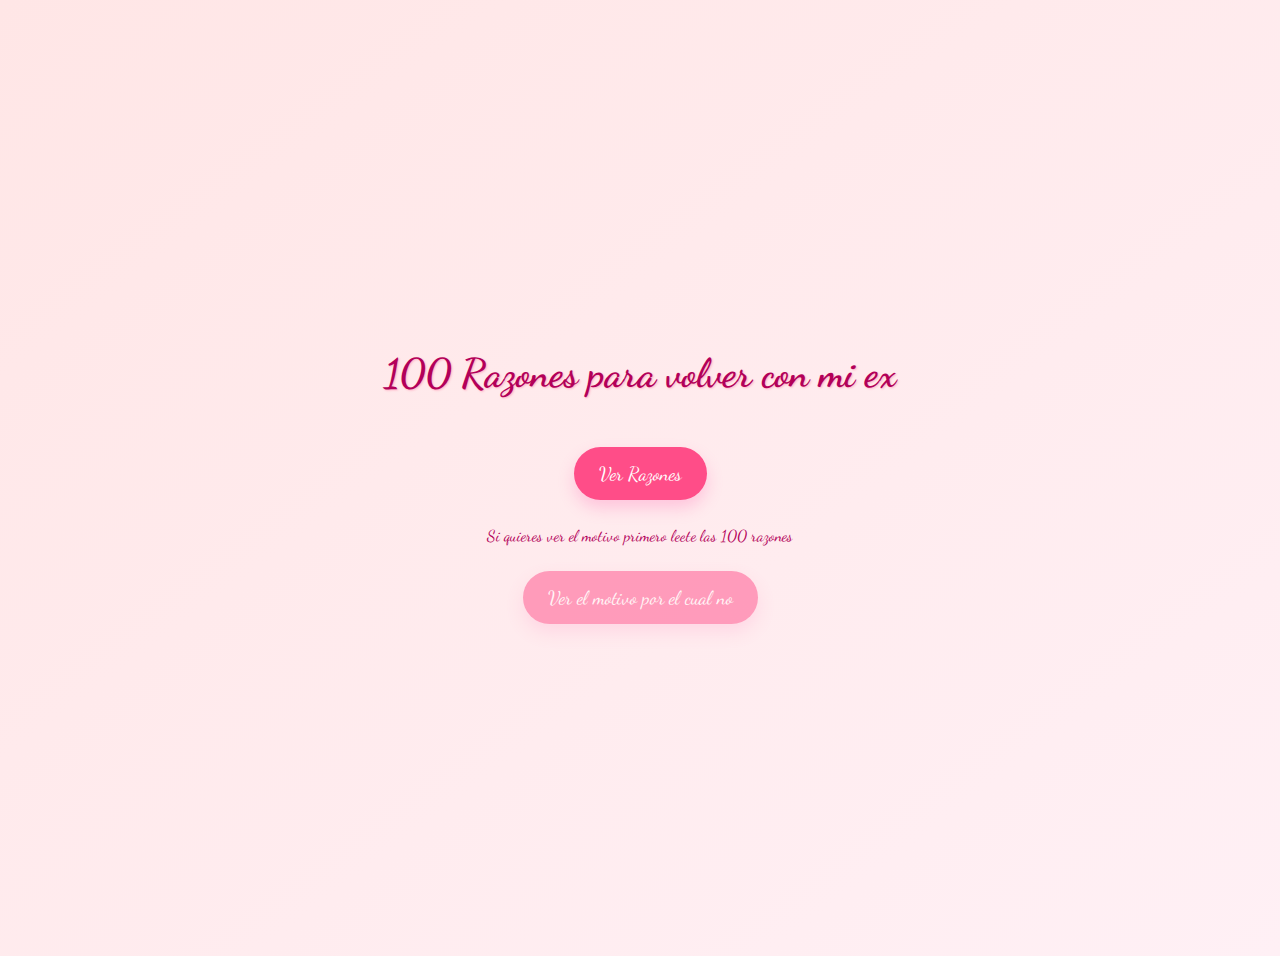
<file: index.html>
<!DOCTYPE html>
<html lang="en">
<head>
  <meta charset="UTF-8" />
  <meta name="viewport" content="width=device-width, initial-scale=1.0"/>
  <title>100 Razones</title>
  <link rel="icon" href="./img/icono.png" type="image/x-icon">
  <link rel="stylesheet" href="./css/index.css"/>
</head>
<body>
  <div>
    <h1>100 Razones para volver con mi ex</h1>
  </div>

  <a id="btn-razones" class="boton" href="./razones.html">Ver Razones</a>
  <p>Si quieres ver el motivo primero leete las 100 razones</p>
  <a id="btn-no" class="boton disabled" href="./norazon.html">Ver el motivo por el cual no</a>

  <script>
    const btnRazones = document.getElementById('btn-razones');
    const btnNo = document.getElementById('btn-no');

    if (localStorage.getItem('visitedRazones')) {
      btnNo.classList.remove('disabled');
    }

    btnRazones.addEventListener('click', () => {
      localStorage.setItem('visitedRazones', 'true');
      btnNo.classList.remove('disabled');
    });

    btnNo.addEventListener('click', (e) => {
      if (btnNo.classList.contains('disabled')) {
        e.preventDefault();
      }
    });
  </script>
</body>
</html>
</file>
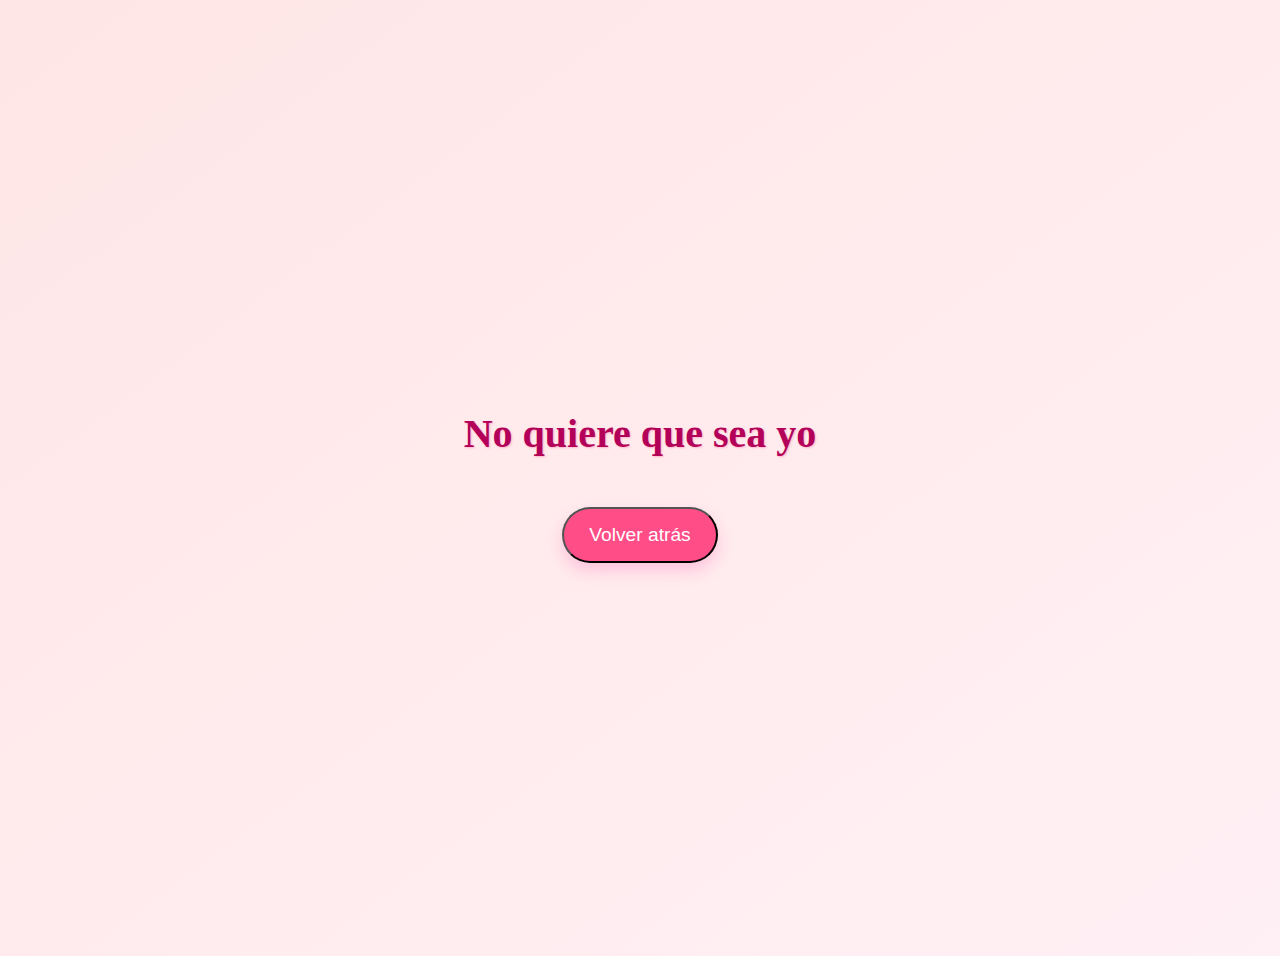
<file: norazon.html>
<!DOCTYPE html>
<html lang="en">
<head>
  <meta charset="UTF-8" />
  <meta name="viewport" content="width=device-width, initial-scale=1.0"/>
  <title>100 Razones</title>
  <link rel="icon" href="./img/icono.png" type="image/x-icon">
  <link rel="stylesheet" href="./css/norazon.css"/>
</head>
<body>
<div>
    <h1>No quiere que sea yo</h1>
</div>
<a href="./index.html"><button class="boton">Volver atrás</button></a>
</body>
</html>
</file>
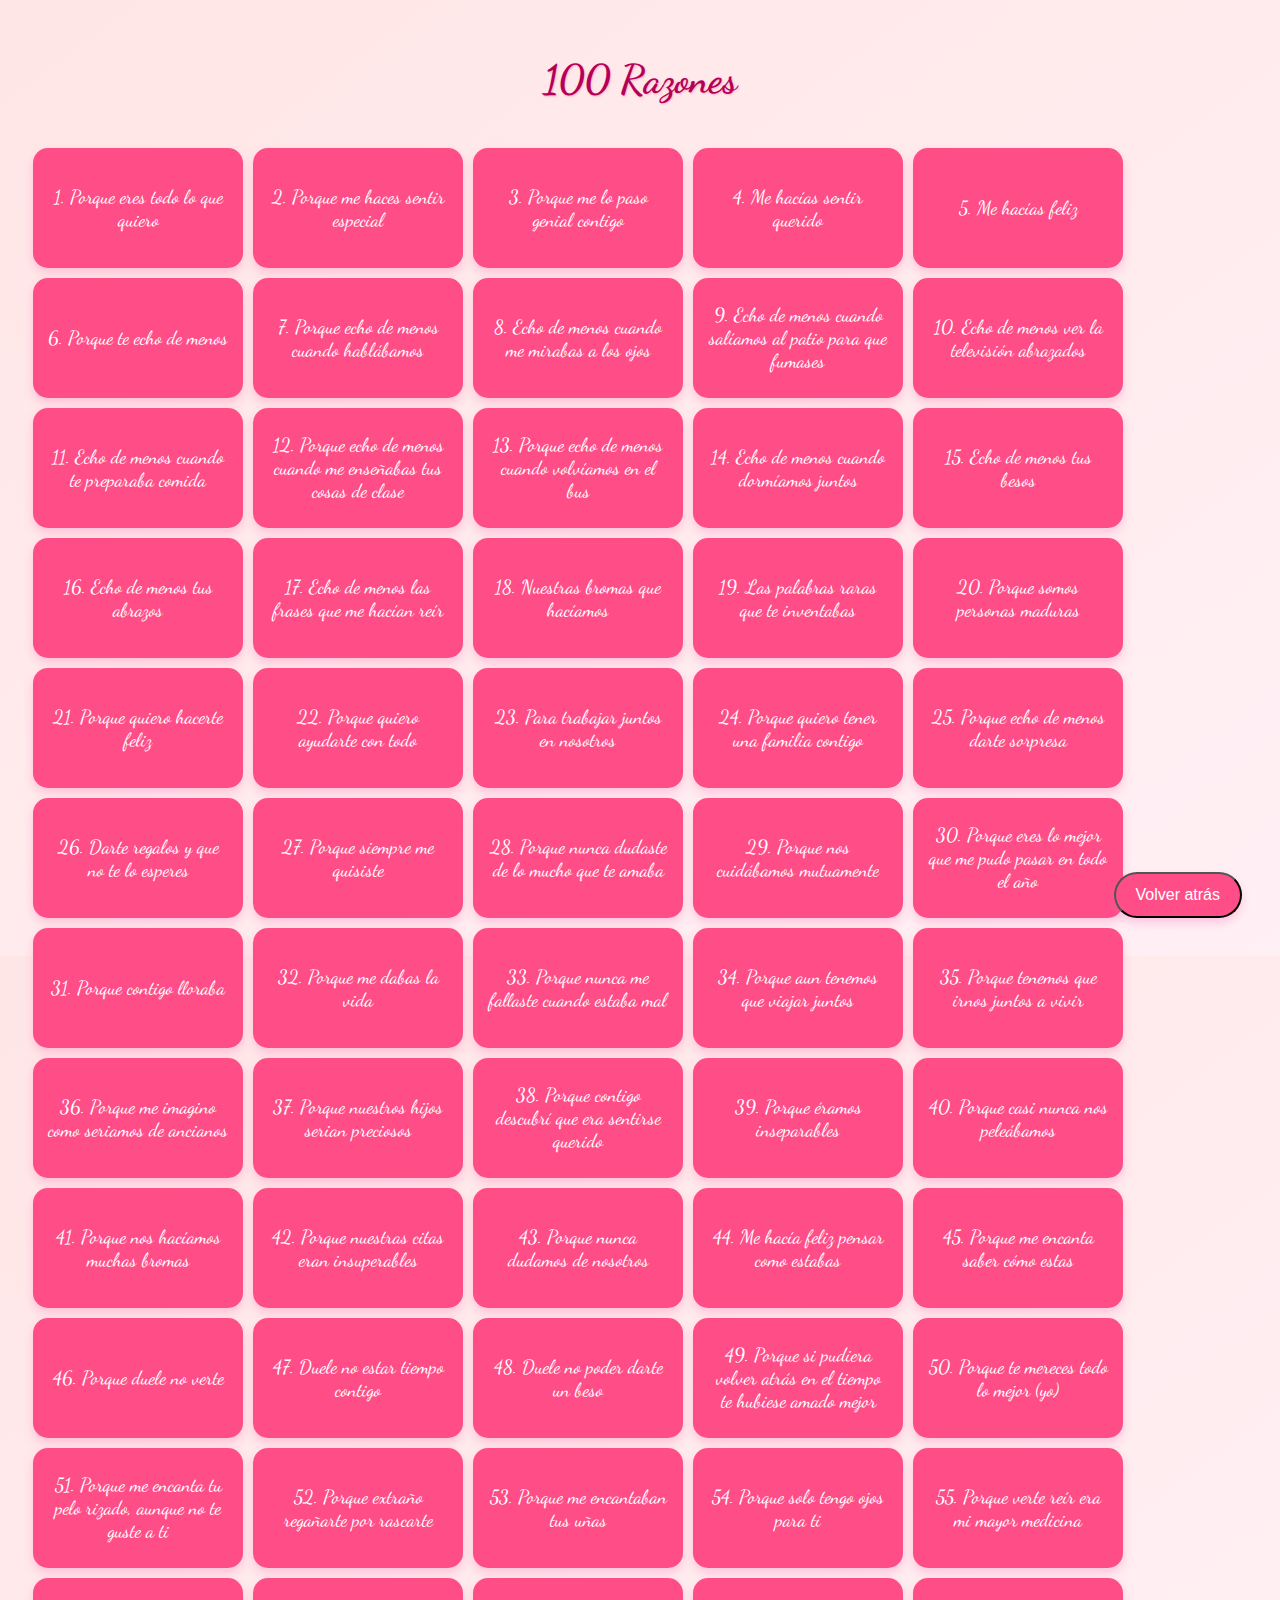
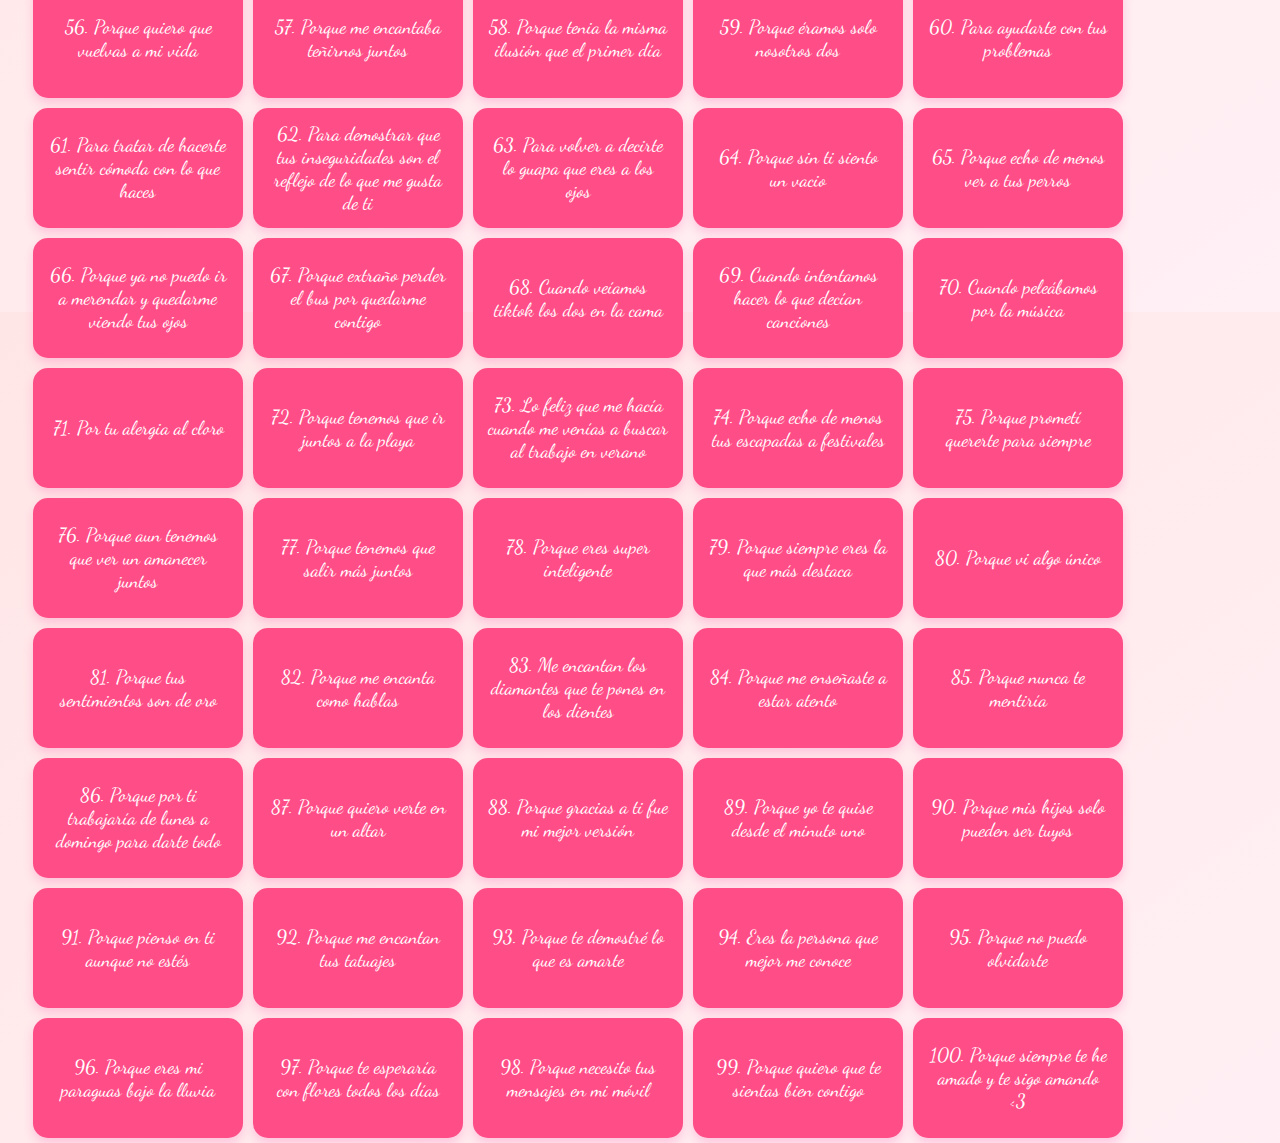
<file: razones.html>
<!DOCTYPE html>
<html lang="en">
<head>
  <meta charset="UTF-8" />
  <meta name="viewport" content="width=device-width, initial-scale=1.0"/>
  <title>100 Razones</title>
  <link rel="icon" href="./img/icono.png" type="image/x-icon">
  <link href="https://fonts.googleapis.com/css2?family=Dancing+Script:wght@600&display=swap" rel="stylesheet">
  <link rel="stylesheet" href="./css/razones.css"/>
</head>
<body>
  <div>
    <h1>100 Razones</h1>

    <div class="razones-container">
      <!-- Razones generadas automáticamente -->
      <div class="razon"><div class="mensaje">1. Porque eres todo lo que quiero</div></div>
      <div class="razon"><div class="mensaje">2. Porque me haces sentir especial</div></div>
      <div class="razon"><div class="mensaje">3. Porque me lo paso genial contigo</div></div>
      <div class="razon"><div class="mensaje">4. Me hacías sentir querido</div></div>
      <div class="razon"><div class="mensaje">5. Me hacías feliz</div></div>
      <div class="razon"><div class="mensaje">6. Porque te echo de menos</div></div>
      <div class="razon"><div class="mensaje">7. Porque echo de menos cuando hablábamos</div></div>
      <div class="razon"><div class="mensaje">8. Echo de menos cuando me mirabas a los ojos</div></div>
      <div class="razon"><div class="mensaje">9. Echo de menos cuando salíamos al patio para que fumases</div></div>
      <div class="razon"><div class="mensaje">10. Echo de menos ver la televisión abrazados</div></div>
      <div class="razon"><div class="mensaje">11. Echo de menos cuando te preparaba comida</div></div>
      <div class="razon"><div class="mensaje">12. Porque echo de menos cuando me enseñabas tus cosas de clase</div></div>
      <div class="razon"><div class="mensaje">13. Porque echo de menos cuando volvíamos en el bus</div></div>
      <div class="razon"><div class="mensaje">14. Echo de menos cuando dormíamos juntos</div></div>
      <div class="razon"><div class="mensaje">15. Echo de menos tus besos</div></div>
      <div class="razon"><div class="mensaje">16. Echo de menos tus abrazos</div></div>
      <div class="razon"><div class="mensaje">17. Echo de menos las frases que me hacían reír</div></div>
      <div class="razon"><div class="mensaje">18. Nuestras bromas que hacíamos</div></div>
      <div class="razon"><div class="mensaje">19. Las palabras raras que te inventabas</div></div>
      <div class="razon"><div class="mensaje">20. Porque somos personas maduras</div></div>
      <div class="razon"><div class="mensaje">21. Porque quiero hacerte feliz</div></div>
      <div class="razon"><div class="mensaje">22. Porque quiero ayudarte con todo</div></div>
      <div class="razon"><div class="mensaje">23. Para trabajar juntos en nosotros</div></div>
      <div class="razon"><div class="mensaje">24. Porque quiero tener una familia contigo</div></div>
      <div class="razon"><div class="mensaje">25. Porque echo de menos darte sorpresa</div></div>
      <div class="razon"><div class="mensaje">26. Darte regalos y que no te lo esperes</div></div>
      <div class="razon"><div class="mensaje">27. Porque siempre me quisiste</div></div>
      <div class="razon"><div class="mensaje">28. Porque nunca dudaste de lo mucho que te amaba</div></div>
      <div class="razon"><div class="mensaje">29. Porque nos cuidábamos mutuamente</div></div>
      <div class="razon"><div class="mensaje">30. Porque eres lo mejor que me pudo pasar en todo el año</div></div>
      <div class="razon"><div class="mensaje">31. Porque contigo lloraba</div></div>
      <div class="razon"><div class="mensaje">32. Porque me dabas la vida</div></div>
      <div class="razon"><div class="mensaje">33. Porque nunca me fallaste cuando estaba mal</div></div>
      <div class="razon"><div class="mensaje">34. Porque aun tenemos que viajar juntos</div></div>
      <div class="razon"><div class="mensaje">35. Porque tenemos que irnos juntos a vivir</div></div>
      <div class="razon"><div class="mensaje">36. Porque me imagino como seriamos de ancianos</div></div>
      <div class="razon"><div class="mensaje">37. Porque nuestros hijos serian preciosos</div></div>
      <div class="razon"><div class="mensaje">38. Porque contigo descubrí que era sentirse querido</div></div>
      <div class="razon"><div class="mensaje">39. Porque éramos inseparables</div></div>
      <div class="razon"><div class="mensaje">40. Porque casi nunca nos peleábamos</div></div>
      <div class="razon"><div class="mensaje">41. Porque nos hacíamos muchas bromas</div></div>
      <div class="razon"><div class="mensaje">42. Porque nuestras citas eran insuperables</div></div>
      <div class="razon"><div class="mensaje">43. Porque nunca dudamos de nosotros</div></div>
      <div class="razon"><div class="mensaje">44. Me hacía feliz pensar como estabas</div></div>
      <div class="razon"><div class="mensaje">45. Porque me encanta saber cómo estas</div></div>
      <div class="razon"><div class="mensaje">46. Porque duele no verte</div></div>
      <div class="razon"><div class="mensaje">47. Duele no estar tiempo contigo</div></div>
      <div class="razon"><div class="mensaje">48. Duele no poder darte un beso</div></div>
      <div class="razon"><div class="mensaje">49. Porque si pudiera volver atrás en el tiempo te hubiese amado mejor</div></div>
      <div class="razon"><div class="mensaje">50. Porque te mereces todo lo mejor (yo)</div></div>
      <div class="razon"><div class="mensaje">51. Porque me encanta tu pelo rizado, aunque no te guste a ti</div></div>
      <div class="razon"><div class="mensaje">52. Porque extraño regañarte por rascarte</div></div>
      <div class="razon"><div class="mensaje">53. Porque me encantaban tus uñas</div></div>
      <div class="razon"><div class="mensaje">54. Porque solo tengo ojos para ti</div></div>
      <div class="razon"><div class="mensaje">55. Porque verte reír era mi mayor medicina</div></div>
      <div class="razon"><div class="mensaje">56. Porque quiero que vuelvas a mi vida</div></div>
      <div class="razon"><div class="mensaje">57. Porque me encantaba teñirnos juntos</div></div>
      <div class="razon"><div class="mensaje">58. Porque tenia la misma ilusión que el primer día</div></div>
      <div class="razon"><div class="mensaje">59. Porque éramos solo nosotros dos</div></div>
      <div class="razon"><div class="mensaje">60. Para ayudarte con tus problemas</div></div>
      <div class="razon"><div class="mensaje">61. Para tratar de hacerte sentir cómoda con lo que haces</div></div>
      <div class="razon"><div class="mensaje">62. Para demostrar que tus inseguridades son el reflejo de lo que me gusta de ti</div></div>
      <div class="razon"><div class="mensaje">63. Para volver a decirte lo guapa que eres a los ojos</div></div>
      <div class="razon"><div class="mensaje">64. Porque sin ti siento un vacio</div></div>
      <div class="razon"><div class="mensaje">65. Porque echo de menos ver a tus perros</div></div>
      <div class="razon"><div class="mensaje">66. Porque ya no puedo ir a merendar y quedarme viendo tus ojos</div></div>
      <div class="razon"><div class="mensaje">67. Porque extraño perder el bus por quedarme contigo</div></div>
      <div class="razon"><div class="mensaje">68. Cuando veíamos tiktok los dos en la cama</div></div>
      <div class="razon"><div class="mensaje">69. Cuando intentamos hacer lo que decían canciones</div></div>
      <div class="razon"><div class="mensaje">70. Cuando peleábamos por la música</div></div>
      <div class="razon"><div class="mensaje">71. Por tu alergia al cloro</div></div>
      <div class="razon"><div class="mensaje">72. Porque tenemos que ir juntos a la playa</div></div>
      <div class="razon"><div class="mensaje">73. Lo feliz que me hacía cuando me venías a buscar al trabajo en verano</div></div>
      <div class="razon"><div class="mensaje">74. Porque echo de menos tus escapadas a festivales</div></div>
      <div class="razon"><div class="mensaje">75. Porque prometí quererte para siempre</div></div>
      <div class="razon"><div class="mensaje">76. Porque aun tenemos que ver un amanecer juntos</div></div>
      <div class="razon"><div class="mensaje">77. Porque tenemos que salir más juntos</div></div>
      <div class="razon"><div class="mensaje">78. Porque eres super inteligente</div></div>
      <div class="razon"><div class="mensaje">79. Porque siempre eres la que más destaca</div></div>
      <div class="razon"><div class="mensaje">80. Porque vi algo único</div></div>
      <div class="razon"><div class="mensaje">81. Porque tus sentimientos son de oro</div></div>
      <div class="razon"><div class="mensaje">82. Porque me encanta como hablas</div></div>
      <div class="razon"><div class="mensaje">83. Me encantan los diamantes que te pones en los dientes</div></div>
      <div class="razon"><div class="mensaje">84. Porque me enseñaste a estar atento</div></div>
      <div class="razon"><div class="mensaje">85. Porque nunca te mentiría</div></div>
      <div class="razon"><div class="mensaje">86. Porque por ti trabajaría de lunes a domingo para darte todo</div></div>
      <div class="razon"><div class="mensaje">87. Porque quiero verte en un altar</div></div>
      <div class="razon"><div class="mensaje">88. Porque gracias a ti fue mi mejor versión</div></div>
      <div class="razon"><div class="mensaje">89. Porque yo te quise desde el minuto uno</div></div>
      <div class="razon"><div class="mensaje">90. Porque mis hijos solo pueden ser tuyos</div></div>
      <div class="razon"><div class="mensaje">91. Porque pienso en ti aunque no estés</div></div>
      <div class="razon"><div class="mensaje">92. Porque me encantan tus tatuajes</div></div>
      <div class="razon"><div class="mensaje">93. Porque te demostré lo que es amarte</div></div>
      <div class="razon"><div class="mensaje">94. Eres la persona que mejor me conoce</div></div>
      <div class="razon"><div class="mensaje">95. Porque no puedo olvidarte</div></div>
      <div class="razon"><div class="mensaje">96. Porque eres mi paraguas bajo la lluvia</div></div>
      <div class="razon"><div class="mensaje">97. Porque te esperaría con flores todos los días</div></div>
      <div class="razon"><div class="mensaje">98. Porque necesito tus mensajes en mi móvil</div></div>
      <div class="razon"><div class="mensaje">99. Porque quiero que te sientas bien contigo</div></div>
      <div class="razon"><div class="mensaje">100. Porque siempre te he amado y te sigo amando &lt;3</div></div>
    </div>

    <a href="./index.html"><button class="boton">Volver atrás</button></a>
  </div>
</body>
</html>
</file>
<file: css/index.css>
@import url('https://fonts.googleapis.com/css2?family=Dancing+Script:wght@600&display=swap');

body {
  background: linear-gradient(to bottom right, #ffe6e6, #fff0f5);
  font-family: 'Dancing Script', cursive;
  color: #b30059;
  display: flex;
  flex-direction: column;
  align-items: center;
  justify-content: center;
  height: 100vh;
  text-align: center;
  padding: 20px;
  animation: fadeIn 2s ease;
}

h1 {
  font-size: 2.5rem;
  margin-bottom: 40px;
  text-shadow: 1px 1px 2px #ffb3c6;
  animation: floatText 3s ease-in-out infinite;
}

.boton {
  display: inline-block;
  background: #ff4d88;
  color: white;
  text-decoration: none;
  padding: 15px 25px;
  margin: 10px;
  border-radius: 30px;
  font-size: 1.2rem;
  cursor: pointer;
  box-shadow: 0 8px 16px rgba(255, 105, 180, 0.3);
  transition: all 0.3s ease;
}

.boton:hover {
  background: #e6005c;
  transform: scale(1.05);
}

.boton.disabled {
  opacity: 0.5;
  pointer-events: none;
  cursor: not-allowed;
}

@keyframes fadeIn {
  from { opacity: 0; transform: translateY(-20px); }
  to { opacity: 1; transform: translateY(0); }
}

@keyframes floatText {
  0%, 100% { transform: translateY(0); }
  50% { transform: translateY(-10px); }
}
</file>
<file: css/norazon.css>
body {
    background: linear-gradient(to bottom right, #ffe6e6, #fff0f5);
    font-family: 'Dancing Script', cursive;
    color: #b30059;
    display: flex;
    flex-direction: column;
    align-items: center;
    justify-content: center;
    height: 100vh;
    text-align: center;
    padding: 20px;
    animation: fadeIn 2s ease;
    position: relative;
  }

  h1 {
    font-size: 2.5rem;
    margin-bottom: 40px;
    text-shadow: 1px 1px 2px #ffb3c6;
    animation: floatText 3s ease-in-out infinite;
  }

  .boton {
    display: inline-block;
    background: #ff4d88;
    color: white;
    text-decoration: none;
    padding: 15px 25px;
    margin: 10px;
    border-radius: 30px;
    font-size: 1.2rem;
    cursor: pointer;
    box-shadow: 0 8px 16px rgba(255, 105, 180, 0.3);
    transition: all 0.3s ease;
  }

  .boton:hover {
    background: #e6005c;
    transform: scale(1.05);
  }

  .boton.disabled {
    opacity: 0.5;
    pointer-events: none;
    cursor: not-allowed;
  }

  @keyframes fadeIn {
    from { opacity: 0; transform: translateY(-20px); }
    to { opacity: 1; transform: translateY(0); }
  }

  @keyframes floatText {
    0%, 100% { transform: translateY(0); }
    50% { transform: translateY(-10px); }
  }
</file>
<file: css/razones.css>
body {
  background: linear-gradient(to bottom right, #ffe6e6, #fff0f5);
  font-family: 'Dancing Script', cursive;
  color: #b30059;
  display: flex;
  flex-direction: column;
  align-items: center;
  justify-content: flex-start;
  height: 100vh;
  text-align: center;
  padding: 20px;
  animation: fadeIn 2s ease;
  position: relative;
  overflow-x: hidden;
}

h1 {
  font-size: 2.5rem;
  margin-bottom: 40px;
  text-shadow: 1px 1px 2px #ffb3c6;
  animation: floatText 3s ease-in-out infinite;
}

.razones-container {
  display: flex;
  flex-wrap: wrap;
  justify-content: flex-start;
  width: 100%; 
  padding: 0;
}

.razon {
  display: flex;
  justify-content: center;
  align-items: center;
  background-color: #ff4d88;
  color: white;
  margin: 5px;
  padding: 10px 15px;
  border-radius: 15px;
  font-size: 1rem;
  position: relative;
  cursor: pointer;
  box-shadow: 0 5px 10px rgba(255, 105, 180, 0.3);
  transition: all 0.3s ease;
  width: 180px;
  height: 100px;
  transform: scale(1);
  overflow: hidden;
}

.razon:hover {
  transform: scale(1.1) rotate(-1deg);
  background-color: #e60073;
  box-shadow: 0 10px 20px rgba(255, 105, 180, 0.5);
}

.mensaje {
  font-size: 1.2rem;
  text-align: center;
  pointer-events: none;
}

.boton {
  display: inline-block;
  background: #ff4d88;
  color: white;
  text-decoration: none;
  padding: 12px 20px;
  margin: 10px;
  border-radius: 30px;
  font-size: 1rem;
  cursor: pointer;
  box-shadow: 0 5px 10px rgba(255, 105, 180, 0.3);
  transition: all 0.3s ease;
  position: absolute;
  bottom: 20px;
  right: 20px;
}

.boton:hover {
  background: #e6005c;
  transform: scale(1.05);
}

.boton.disabled {
  opacity: 0.5;
  pointer-events: none;
  cursor: not-allowed;
}

@keyframes fadeIn {
  from { opacity: 0; transform: translateY(-20px); }
  to { opacity: 1; transform: translateY(0); }
}

@keyframes floatText {
  0%, 100% { transform: translateY(0); }
  50% { transform: translateY(-10px); }
}
</file>
